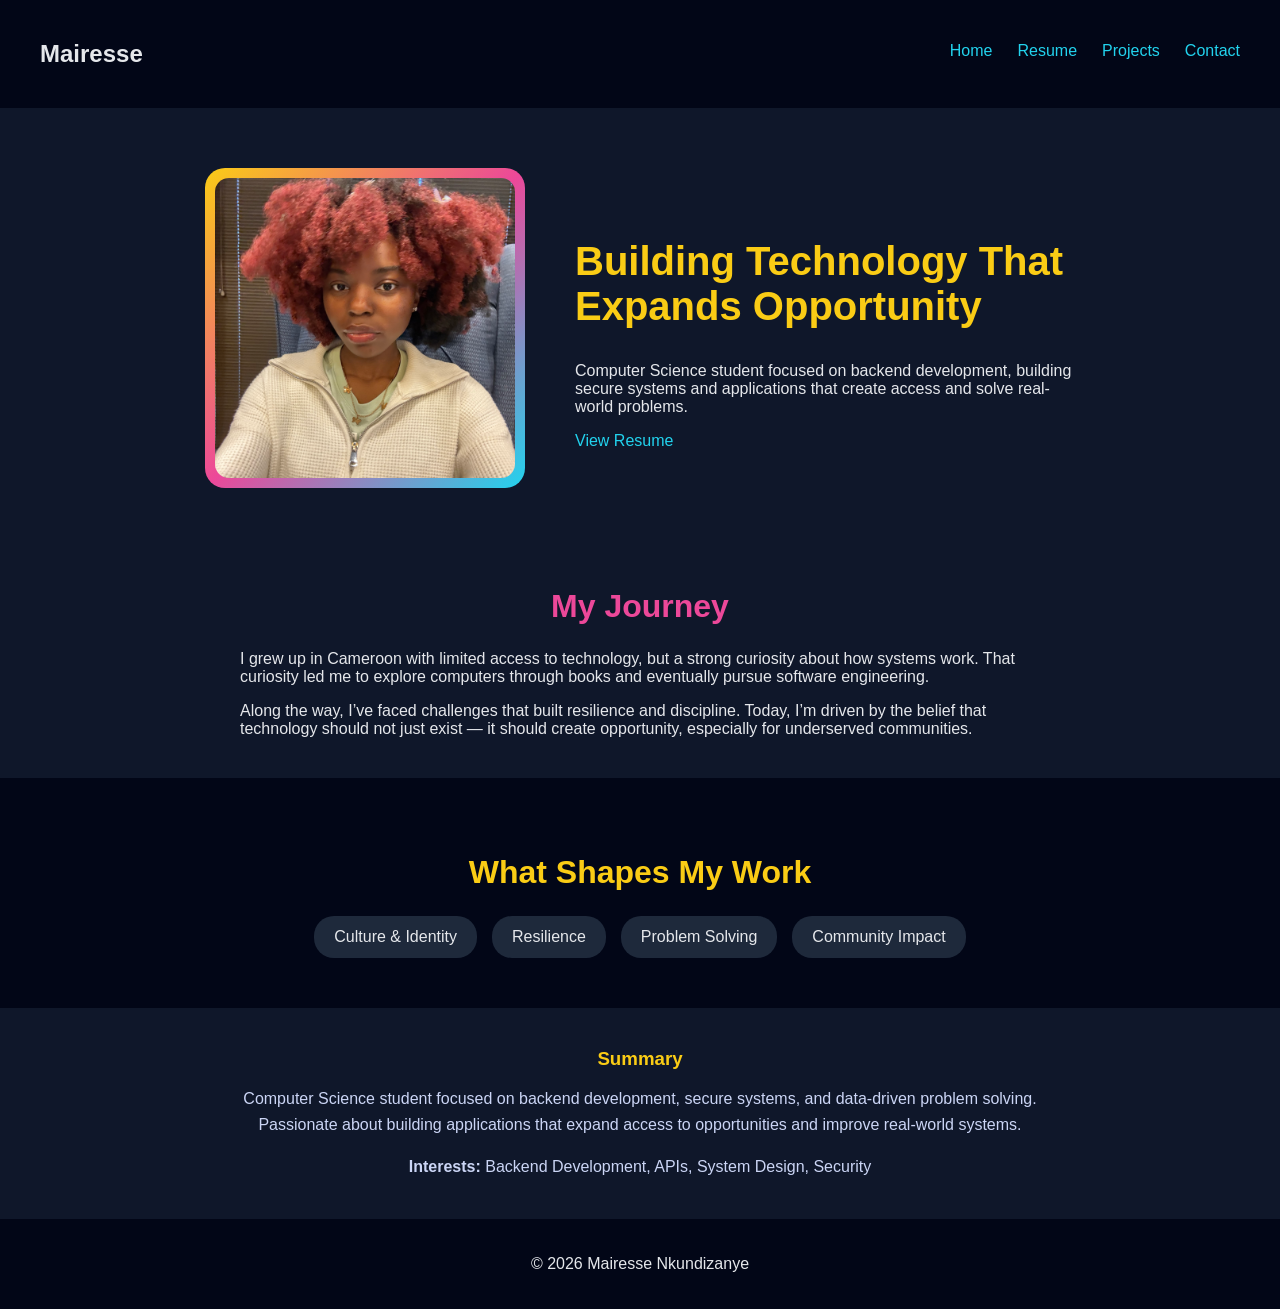
<file: index.html>
<!DOCTYPE html>
<html lang="en">
<head>
<meta charset="UTF-8">
<title>Mairesse Nkundizanye | Portfolio</title>
<meta name="viewport" content="width=device-width, initial-scale=1.0">
<link rel="stylesheet" href="eportfolio/styles.css">
</head>

<body>

<!-- NAV -->
<nav class="navbar">
  <h1 class="logo">Mairesse</h1>

  <ul class="nav-links">
    <li><a href="index.html">Home</a></li>
    <li><a href="eportfolio/resume.html">Resume</a></li>
    <li><a href="eportfolio/projects.html">Projects</a></li>
    <li><a href="eportfolio/contact.html">Contact</a></li>
  </ul>
</nav>

<!-- HERO -->
<section class="hero">

  <div class="hero-content">

    <!-- IMAGE -->
    <div class="image-frame">
      <img src="eportfolio/portrait.jpg" alt="portrait">
    </div>

    <!-- TEXT -->
    <div class="hero-text">
      <h1>Building Technology That Expands Opportunity</h1>

      <p>
        Computer Science student focused on backend development,
        building secure systems and applications that create access
        and solve real-world problems.
      </p>

      <a href="eportfolio/resume.html" class="btn">View Resume</a>
    </div>

  </div>

</section>

<!-- STORY -->
<section class="story">
  <h2>My Journey</h2>

  <p>
    I grew up in Cameroon with limited access to technology,
    but a strong curiosity about how systems work. That curiosity
    led me to explore computers through books and eventually
    pursue software engineering.
  </p>

  <p>
    Along the way, I’ve faced challenges that built resilience and discipline.
    Today, I’m driven by the belief that technology should not just exist —
    it should create opportunity, especially for underserved communities.
  </p>
</section>

<!-- CULTURE -->
<section class="culture-section">
  <h2>What Shapes My Work</h2>

  <div class="tiles">
    <div class="tile">Culture & Identity</div>
    <div class="tile">Resilience</div>
    <div class="tile">Problem Solving</div>
    <div class="tile">Community Impact</div>
  </div>
</section>

<!-- SUMMARY -->
<section class="summary">
  <h3>Summary</h3>

  <p>
    Computer Science student focused on backend development, secure systems,
    and data-driven problem solving. Passionate about building applications
    that expand access to opportunities and improve real-world systems.
  </p>

  <p><b>Interests:</b> Backend Development, APIs, System Design, Security</p>
</section>

<!-- FOOTER -->
<footer>
  <p>© 2026 Mairesse Nkundizanye</p>
</footer>

</body>

</html>
</file>
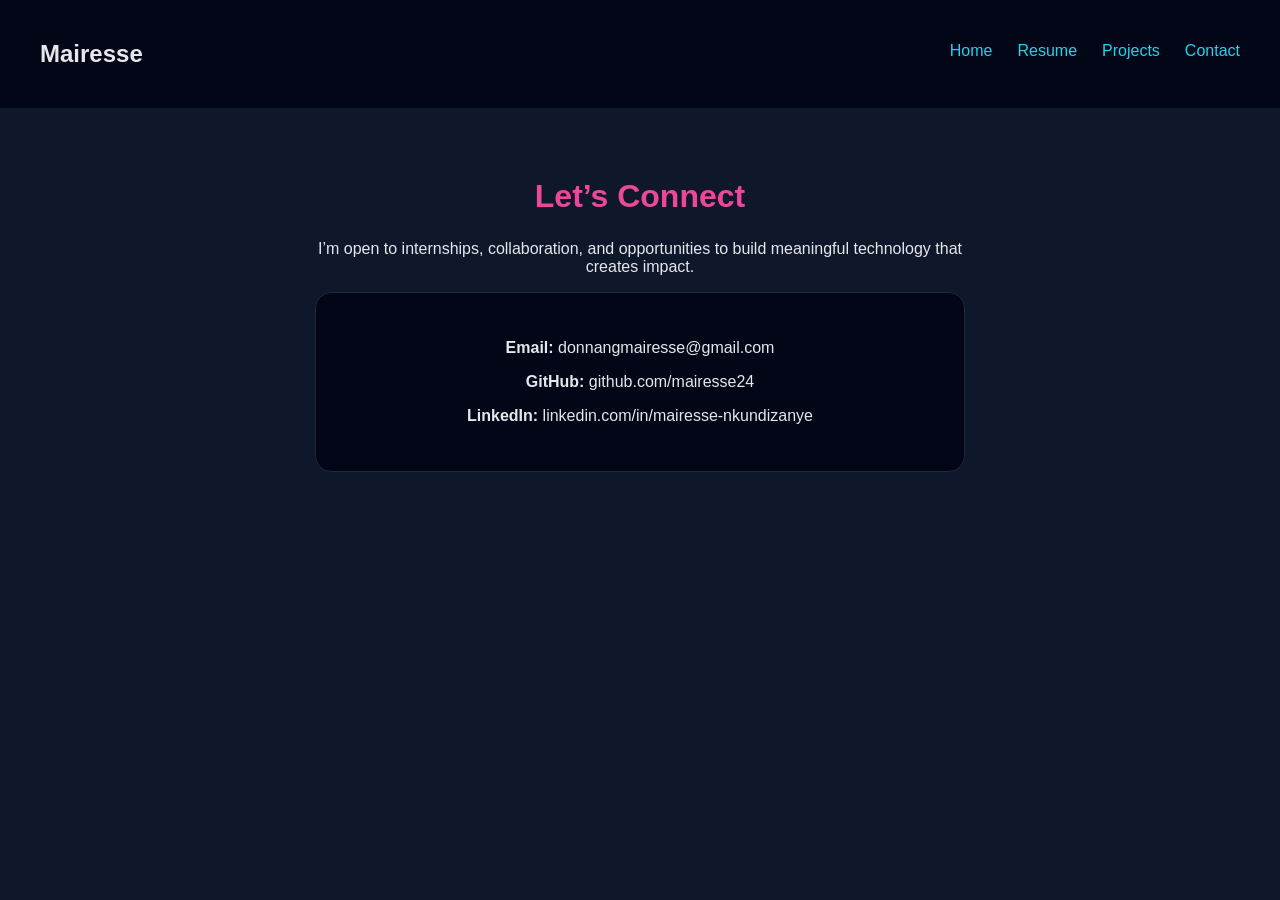
<file: eportfolio/contact.html>
<!DOCTYPE html>
<html lang="en">
<head>
<meta charset="UTF-8">
<title>Contact | Mairesse Nkundizanye</title>
<meta name="viewport" content="width=device-width, initial-scale=1.0">
<link rel="stylesheet" href="styles.css">
</head>

<body>

<nav class="navbar">
  <h1 class="logo">Mairesse</h1>

  <ul class="nav-links">
    <li><a href="../index.html">Home</a></li>
    <li><a href="resume.html">Resume</a></li>
    <li><a href="projects.html">Projects</a></li>
    <li><a href="contact.html">Contact</a></li>
  </ul>
</nav>

<main class="contact-container">

  <h2>Let’s Connect</h2>

  <p class="intro">
    I’m open to internships, collaboration, and opportunities
    to build meaningful technology that creates impact.
  </p>

  <div class="contact-card">
    <p><strong>Email:</strong> donnangmairesse@gmail.com</p>
    <p><strong>GitHub:</strong> github.com/mairesse24</p>
    <p><strong>LinkedIn:</strong> linkedin.com/in/mairesse-nkundizanye</p>
  </div>

</main>

</body>

</html>
</file>
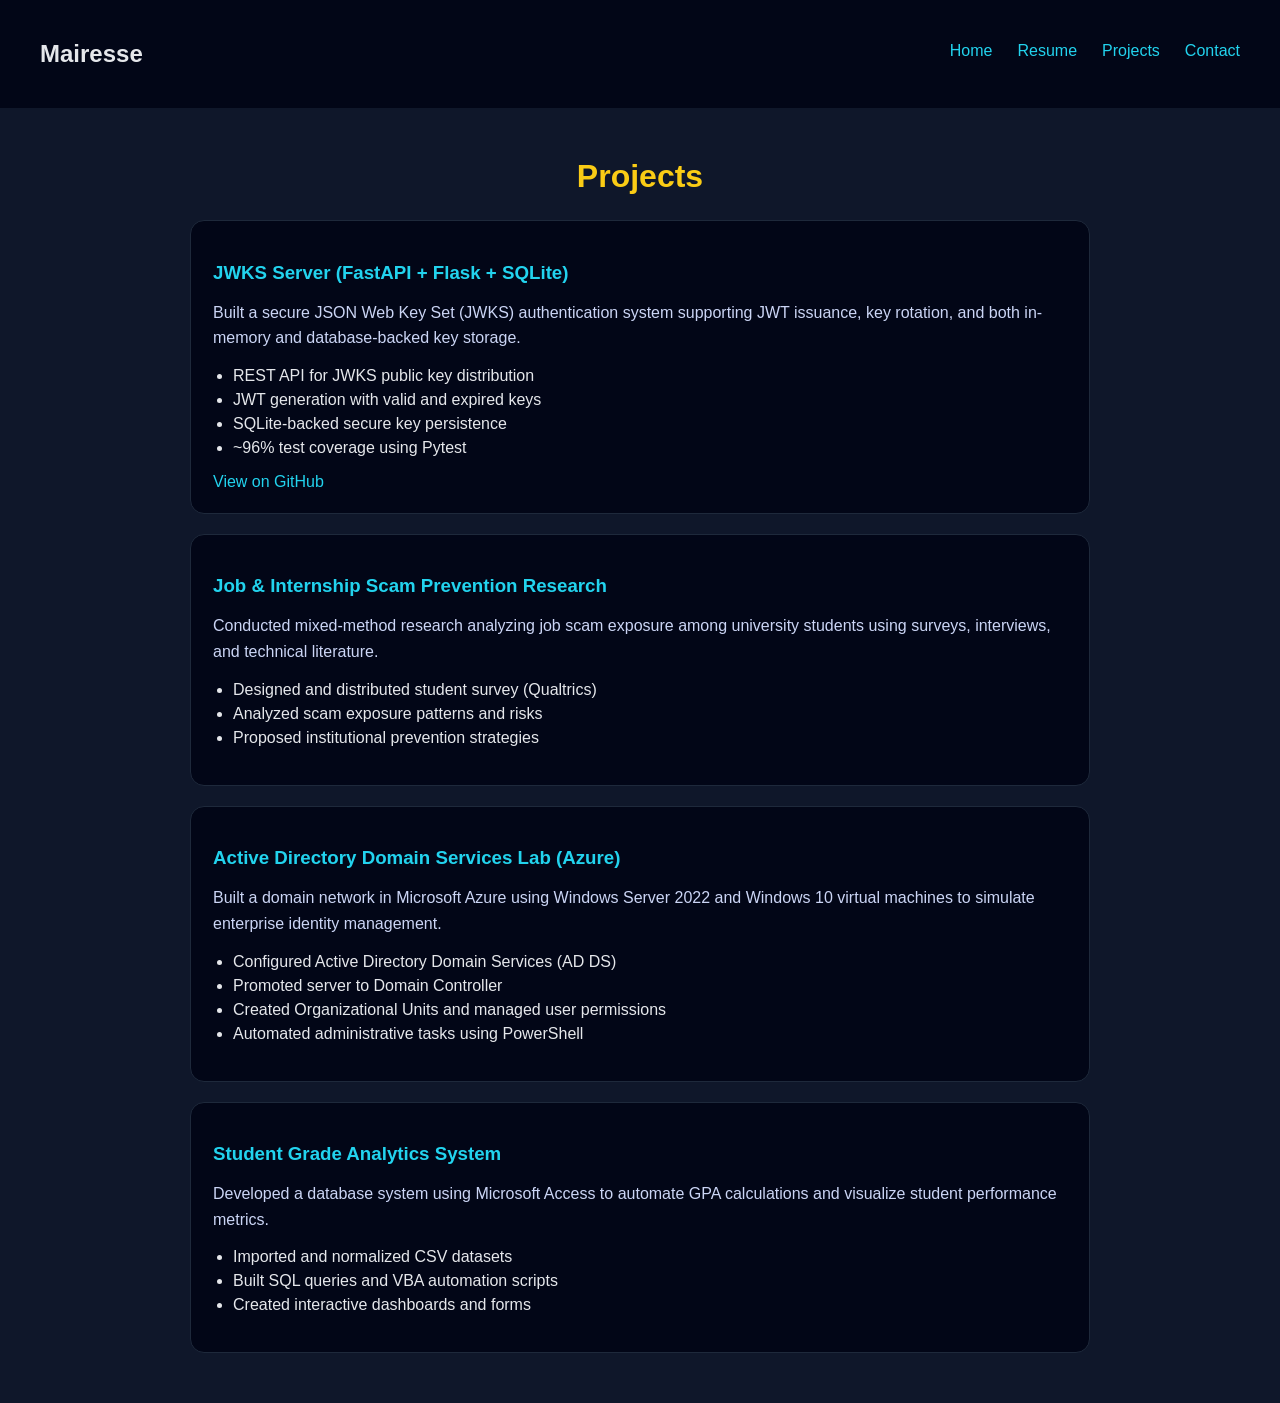
<file: eportfolio/projects.html>
<!DOCTYPE html>
<html lang="en">
<head>
<meta charset="UTF-8">
<title>Projects | Mairesse</title>
<meta name="viewport" content="width=device-width, initial-scale=1.0">
<link rel="stylesheet" href="styles.css">

</head>

<body>

<nav class="navbar">
  <h1 class="logo">Mairesse</h1>

  <ul class="nav-links">
    <li><a href="../index.html">Home</a></li>
    <li><a href="resume.html">Resume</a></li>
    <li><a href="projects.html">Projects</a></li>
    <li><a href="contact.html">Contact</a></li>
  </ul>
</nav>

<main class="projects-container">

<h2>Projects</h2>

<!-- JWKS -->
<section class="project-card">
  <h3>JWKS Server (FastAPI + Flask + SQLite)</h3>
  <p>
    Built a secure JSON Web Key Set (JWKS) authentication system supporting JWT issuance,
    key rotation, and both in-memory and database-backed key storage.
  </p>

  <ul>
    <li>REST API for JWKS public key distribution</li>
    <li>JWT generation with valid and expired keys</li>
    <li>SQLite-backed secure key persistence</li>
    <li>~96% test coverage using Pytest</li>
  </ul>

  <a href="https://github.com/mairesse24/JWKS-Server" target="_blank">
    View on GitHub
  </a>
</section>

<!-- TECH COMM -->
<section class="project-card">
  <h3>Job & Internship Scam Prevention Research</h3>
  <p>
    Conducted mixed-method research analyzing job scam exposure among university students
    using surveys, interviews, and technical literature.
  </p>

  <ul>
    <li>Designed and distributed student survey (Qualtrics)</li>
    <li>Analyzed scam exposure patterns and risks</li>
    <li>Proposed institutional prevention strategies</li>
  </ul>
</section>

<!-- AD DS -->
<section class="project-card">
  <h3>Active Directory Domain Services Lab (Azure)</h3>
  <p>
    Built a domain network in Microsoft Azure using Windows Server 2022 and Windows 10
    virtual machines to simulate enterprise identity management.
  </p>

  <ul>
    <li>Configured Active Directory Domain Services (AD DS)</li>
    <li>Promoted server to Domain Controller</li>
    <li>Created Organizational Units and managed user permissions</li>
    <li>Automated administrative tasks using PowerShell</li>
  </ul>
</section>

<!-- DATABASE -->
<section class="project-card">
  <h3>Student Grade Analytics System</h3>
  <p>
    Developed a database system using Microsoft Access to automate GPA calculations
    and visualize student performance metrics.
  </p>

  <ul>
    <li>Imported and normalized CSV datasets</li>
    <li>Built SQL queries and VBA automation scripts</li>
    <li>Created interactive dashboards and forms</li>
  </ul>
</section>

</main>

</body>
</html>
</file>
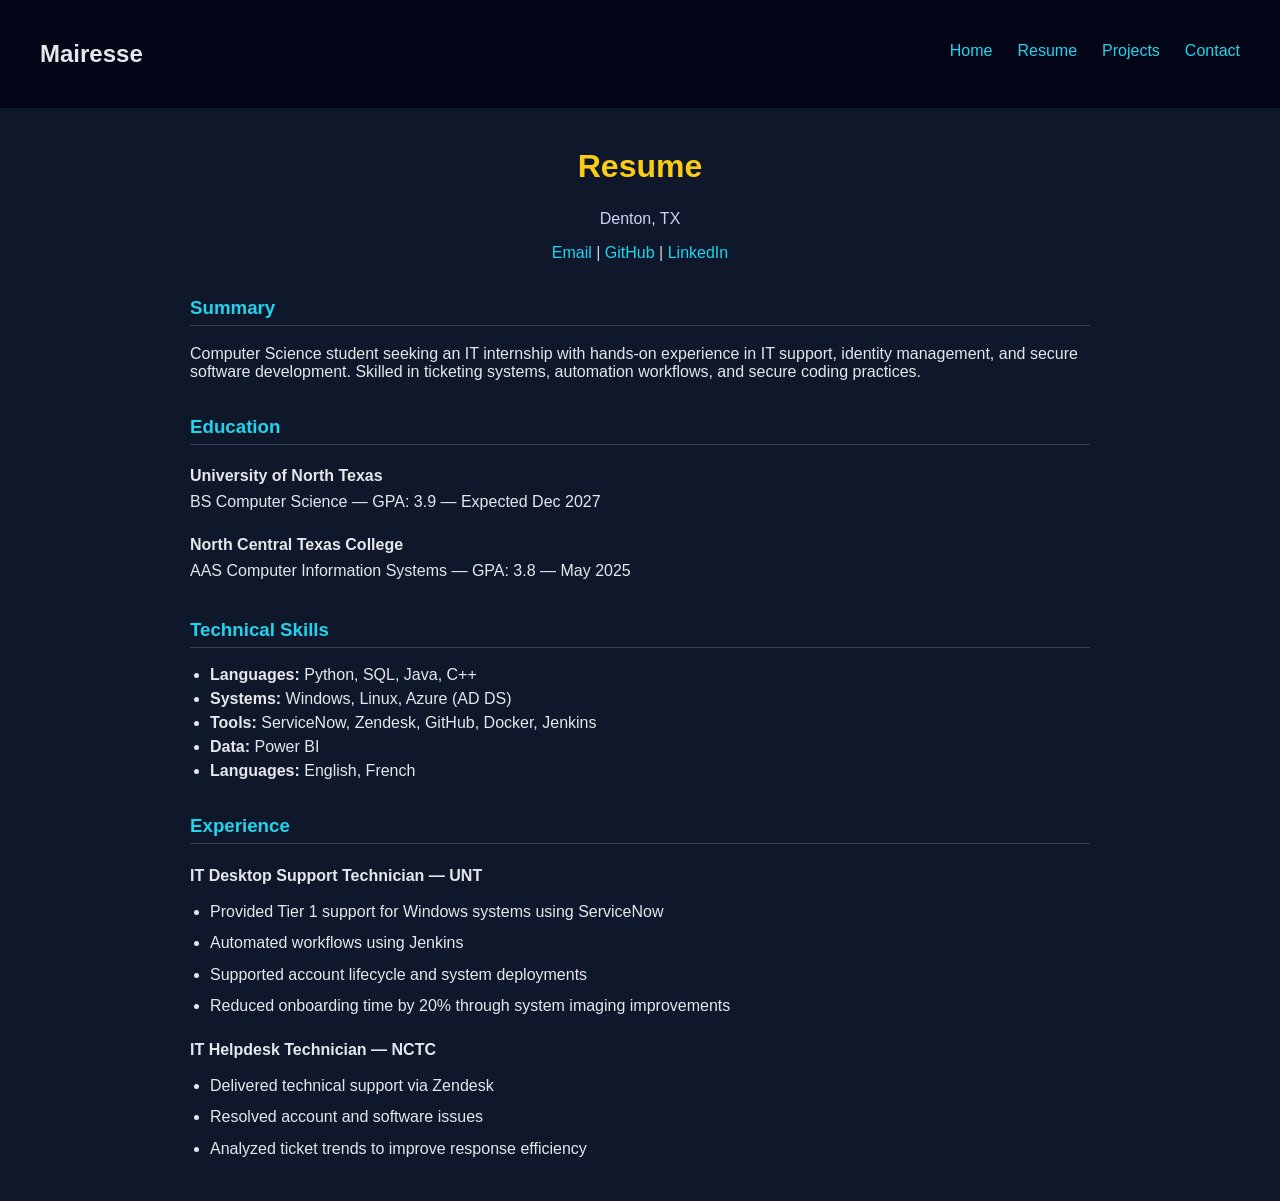
<file: eportfolio/resume.html>
<!DOCTYPE html>
<html lang="en">
<head>
<meta charset="UTF-8">
<title>Resume | Mairesse Nkundizanye</title>
<meta name="viewport" content="width=device-width, initial-scale=1.0">
<link rel="stylesheet" href="styles.css">

</head>

<body>

<nav class="navbar">
  <h1 class="logo">Mairesse</h1>

  <ul class="nav-links">
    <li><a href="../index.html">Home</a></li>
    <li><a href="resume.html">Resume</a></li>
    <li><a href="projects.html">Projects</a></li>
    <li><a href="contact.html">Contact</a></li>
  </ul>
</nav>

<main class="resume-container">

<h2>Resume</h2>

<div class="header-info">
  <p>Denton, TX</p>
  <p>
    <a href="mailto:donnangmairesse@gmail.com">Email</a> |
    <a href="https://github.com/mairesse24">GitHub</a> |
    <a href="https://linkedin.com">LinkedIn</a>
  </p>
</div>

<!-- SUMMARY -->
<section class="section">
<h3>Summary</h3>
<p>
Computer Science student seeking an IT internship with hands-on experience in IT support,
identity management, and secure software development. Skilled in ticketing systems,
automation workflows, and secure coding practices.
</p>
</section>

<!-- EDUCATION -->
<section class="section">
<h3>Education</h3>

<div class="item">
<b>University of North Texas</b><br>
BS Computer Science — GPA: 3.9 — Expected Dec 2027
</div>

<div class="item">
<b>North Central Texas College</b><br>
AAS Computer Information Systems — GPA: 3.8 — May 2025
</div>

</section>

<!-- SKILLS -->
<section class="section">
<h3>Technical Skills</h3>

<ul>
<li><b>Languages:</b> Python, SQL, Java, C++</li>
<li><b>Systems:</b> Windows, Linux, Azure (AD DS)</li>
<li><b>Tools:</b> ServiceNow, Zendesk, GitHub, Docker, Jenkins</li>
<li><b>Data:</b> Power BI</li>
<li><b>Languages:</b> English, French</li>
</ul>

</section>

<!-- EXPERIENCE -->
<section class="section">
<h3>Experience</h3>

<div class="item">
<b>IT Desktop Support Technician — UNT</b>
<ul>
<li>Provided Tier 1 support for Windows systems using ServiceNow</li>
<li>Automated workflows using Jenkins</li>
<li>Supported account lifecycle and system deployments</li>
<li>Reduced onboarding time by 20% through system imaging improvements</li>
</ul>
</div>

<div class="item">
<b>IT Helpdesk Technician — NCTC</b>
<ul>
<li>Delivered technical support via Zendesk</li>
<li>Resolved account and software issues</li>
<li>Analyzed ticket trends to improve response efficiency</li>
</ul>
</div>

</section>

</main>

</body>
</html>
</file>
<file: eportfolio/styles.css>
/* =========================
   GLOBAL
========================= */

body {
  margin: 0;
  font-family: 'Segoe UI', sans-serif;
  background-color: #0f172a;
  color: #e5e7eb;
}

a {
  color: #22d3ee;
  text-decoration: none;
}

/* =========================
   NAV
========================= */

.navbar {
  display: flex;
  justify-content: space-between;
  align-items: center;
  padding: 20px 40px;
  background-color: #020617;
}

.nav-links {
  list-style: none;
  display: flex;
  gap: 25px;
  margin: 0;
  padding: 0;
}

/* =========================
   HERO
========================= */

.hero {
  padding: 60px 20px;
}

.hero-content {
  display: flex;
  flex-wrap: wrap;
  align-items: center;
  justify-content: center;
  gap: 50px;
}

/* IMAGE BIGGER */
.image-frame {
  width: 300px;
  height: 300px;
  padding: 10px;
  background: linear-gradient(135deg, #facc15, #ec4899, #22d3ee);
  border-radius: 20px;
}

.image-frame img {
  width: 100%;
  height: 100%;
  object-fit: cover;
  border-radius: 14px;
}

/* HERO TEXT */
.hero-text {
  max-width: 500px;
}

.hero-text h1 {
  color: #facc15;
  font-size: 2.5rem;
}

/* =========================
   STORY
========================= */

.story {
  max-width: 800px;
  margin: 40px auto;
  padding: 0 30px;
}

.story h2 {
  color: #ec4899;
}

/* =========================
   CULTURE
========================= */

.culture-section {
  padding: 50px 20px;
  text-align: center;
  background: #020617;
}

.tiles {
  display: flex;
  justify-content: center;
  flex-wrap: wrap;
  gap: 15px;
}

.tile {
  background: #1e293b;
  padding: 12px 20px;
  border-radius: 20px;
}
/* =========================
   SUMMARY CENTER FIX
========================= */

.summary {
  max-width: 800px;
  margin: 40px auto;
  padding: 0 30px;
  text-align: center; /* THIS is the key fix */
}

.summary h3 {
  color: #facc15;
  margin-bottom: 15px;
}

.summary p {
  line-height: 1.6;
  color: #cbd5f5;
}
/* =========================
   FOOTER
========================= */

footer {
  text-align: center;
  padding: 20px;
  background: #020617;
}

/* =========================
   GLOBAL H2 FIX (IMPORTANT)
========================= */

/* DEFAULT PAGE HEADINGS */
h2 {
  text-align: center;
  font-size: 2rem;
  margin-bottom: 25px;
  color: #facc15;   /* yellow (fixes white issue) */
}

/* =========================
   RESUME
========================= */

.resume-container {
  max-width: 900px;
  margin: 40px auto;
  padding: 0 30px;
}

.resume-container h3 {
  color: #22d3ee;
  border-bottom: 1px solid #334155;
  padding-bottom: 6px;
  margin-top: 35px;
}

.header-info {
  text-align: center;
  margin-bottom: 30px;
  color: #cbd5f5;
}

.item {
  margin-bottom: 18px;
  line-height: 1.6;
}

ul {
  margin-top: 10px;
  padding-left: 20px;
}

li {
  margin-bottom: 6px;
}

/* =========================
   PROJECTS
========================= */

.projects-container {
  max-width: 900px;
  margin: 50px auto;
  padding: 0 30px;
}

.project-card {
  background: #020617;
  border: 1px solid #1e293b;
  border-radius: 14px;
  padding: 22px;
  margin-bottom: 20px;
}

.project-card h3 {
  color: #22d3ee;
  margin-bottom: 10px;
}

.project-card p {
  color: #cbd5f5;
  line-height: 1.6;
}

/* =========================
   CONTACT
========================= */

.contact-container {
  max-width: 650px;
  margin: 70px auto;
  text-align: center;
  padding: 0 20px;
}

.contact-container h2 {
  color: #ec4899; /* keep pink */
}

.contact-card {
  background: #020617;
  border: 1px solid #1e293b;
  padding: 30px;
  border-radius: 16px;
}
</file>
